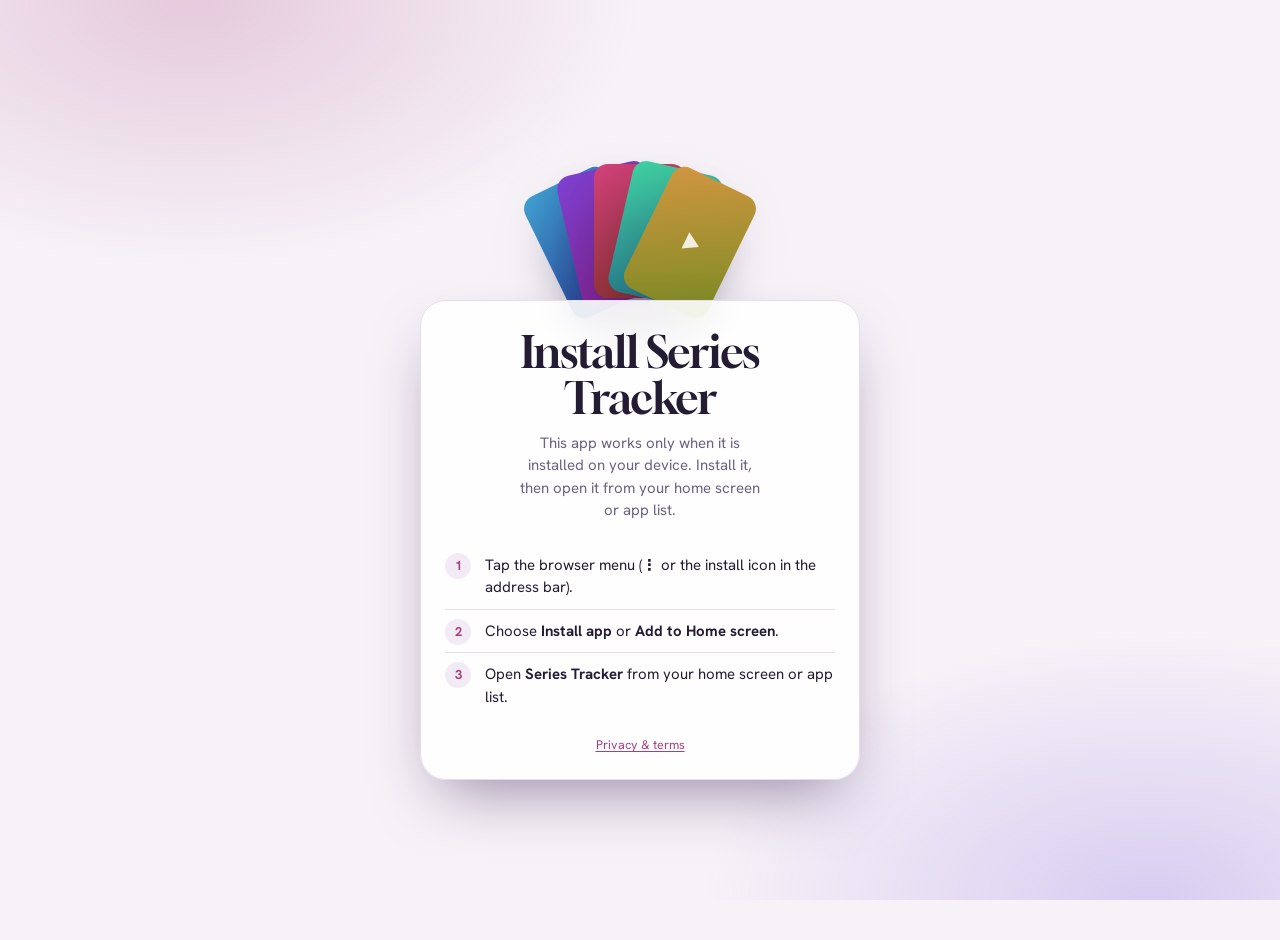
<file: index.html>
<!DOCTYPE html>
<html lang="en">
<head>
<meta charset="UTF-8">
<meta name="viewport" content="width=device-width,initial-scale=1,viewport-fit=cover">
<meta name="color-scheme" content="light dark">
<meta name="theme-color" content="#f7f2f8">
<script>
(function(){var d=document.documentElement,t=null,q=window.matchMedia?matchMedia("(prefers-color-scheme: dark)"):{matches:false};
try{t=localStorage.getItem("seriesTracker.theme")}catch(e){}
function mode(){return t||(q.matches?"dark":"light")}
function apply(){d.dataset.mode=mode();var c=document.querySelector('meta[name="theme-color"]');if(c)c.content=d.dataset.mode==="dark"?"#120f1c":"#f7f2f8"}
apply();
window.__setTheme=function(x){t=x;try{localStorage.setItem("seriesTracker.theme",x)}catch(e){}apply()};
if(q.addEventListener)q.addEventListener("change",function(){if(!t)apply()});})();
</script>
<title>Series Tracker</title>
<link rel="manifest" href="manifest.webmanifest">
<link rel="icon" type="image/png" sizes="192x192" href="icon-192.png">
<link rel="apple-touch-icon" href="icon-192.png">
<meta name="mobile-web-app-capable" content="yes">
<meta name="apple-mobile-web-app-capable" content="yes">
<meta name="apple-mobile-web-app-status-bar-style" content="default">
<link rel="preconnect" href="https://fonts.googleapis.com">
<link rel="preconnect" href="https://fonts.gstatic.com" crossorigin>
<link href="https://fonts.googleapis.com/css2?family=Gloock&family=Hanken+Grotesk:wght@400;500;600;700&display=swap" rel="stylesheet">
<script src="https://accounts.google.com/gsi/client" async defer></script>
<link rel="stylesheet" href="css/style.css">
</head>
<body>
<div class="wrap">
  <header class="top">
    <h1 class="brand">
      <svg viewBox="0 0 32 32" aria-hidden="true"><defs><linearGradient id="brandg" x1="0" y1="0" x2="1" y2="1"><stop offset="0" style="stop-color:var(--accent)"/><stop offset="1" style="stop-color:var(--accent-2)"/></linearGradient></defs><rect x="3" y="5" width="26" height="18" rx="5" fill="url(#brandg)"/><path d="M14 10.5v8l6.5-4z" fill="#fff"/><path d="M11 27.5h10" stroke="url(#brandg)" stroke-width="2.4" stroke-linecap="round"/></svg>
      Series Tracker
    </h1>
    <div class="top-actions">
      <button type="button" id="settingsBtn" class="sync-btn" aria-label="Open settings" title="Settings">
        <svg viewBox="0 0 24 24" aria-hidden="true"><path d="M12 8.5a3.5 3.5 0 1 0 0 7 3.5 3.5 0 0 0 0-7z"/><path d="M19 13.2v-2.4l-2-.6a7 7 0 0 0-.7-1.7l.9-1.9-1.7-1.7-1.9.9a7 7 0 0 0-1.7-.7l-.6-2H9l-.6 2a7 7 0 0 0-1.7.7l-1.9-.9L3.1 6.6 4 8.5a7 7 0 0 0-.7 1.7l-2 .6v2.4l2 .6a7 7 0 0 0 .7 1.7l-.9 1.9 1.7 1.7 1.9-.9a7 7 0 0 0 1.7.7l.6 2h2.4l.6-2a7 7 0 0 0 1.7-.7l1.9.9 1.7-1.7-.9-1.9a7 7 0 0 0 .7-1.7l2-.6z"/></svg>
        <span>Settings</span>
      </button>
    </div>
  </header>

  <div id="storageWarn" class="banner" role="alert" hidden>
    <b>Changes can't be saved here.</b> Your browser is blocking this page from storing data, so your list would be lost when you close it. Open the file in Chrome or Safari, or host it online.
  </div>

  <main>
    <section class="summary" aria-label="Library summary">
      <div class="total"><span id="total">0</span><small id="totalLabel">shows</small></div>
      <div>
        <div class="bar" id="bar" role="img"></div>
        <div class="legend"><span id="legend" style="display:contents"></span><button type="button" class="chip airing-chip" id="airing" aria-pressed="false" hidden></button></div>
      </div>
    </section>

    <div class="tabs" role="group" aria-label="Lists">
      <button type="button" class="tab" data-tab="library" aria-pressed="true">My shows <span class="count" id="cntLib">0</span></button>
      <button type="button" class="tab" data-tab="plan" aria-pressed="false">Plan to watch <span class="count" id="cntPlan">0</span></button>
    </div>

    <div class="add">
      <input id="newName" type="text" aria-label="Show name" placeholder="Add a show" autocomplete="off">
      <button type="button" class="primary" id="addBtn">Add show</button>
    </div>

    <div class="filters">
      <div class="ctl ctl-search"><label for="search">Search</label>
        <input id="search" type="search" placeholder="Search your library"></div>
      <div class="ctl" id="ctlStatus" title="Where you are with the show: watching, completed, on hold, or dropped">
        <label for="statusFilter">My watching status</label>
        <select id="statusFilter"><option value="">All</option><option>Watching</option><option>Completed</option><option>On Hold</option><option>Dropped</option></select></div>
      <div class="ctl" title="Whether the show itself is still ongoing, has ended, or was cancelled">
        <label for="showFilter">Series status</label>
        <select id="showFilter"><option value="">All</option><option>Ongoing</option><option>Ended</option><option>Cancelled</option></select></div>
      <div class="ctl"><label for="langFilter">Language</label>
        <select id="langFilter"><option value="">All</option></select></div>
      <div class="ctl"><label for="sortBy">Sort by</label>
        <select id="sortBy"><option value="oldest" selected>Added first (oldest)</option><option value="new">Newest first</option><option value="title">Title A–Z</option><option value="status">My watching status</option><option value="airing">Still airing first</option><option value="custom">Custom (drag to reorder)</option></select></div>
    </div>

    <div class="list-meta"><div class="lm-left"><span id="count"></span><span id="enrich" aria-live="polite"></span></div><button type="button" id="clearFilters" class="ghost" hidden>Clear filters</button></div>

    <div class="table-wrap">
      <table>
        <thead><tr>
          <th scope="col">Show</th><th scope="col">Language</th><th scope="col">Show status</th><th scope="col">My status</th>
          <th scope="col" class="num">Seasons</th><th scope="col" class="num">Episodes</th><th scope="col"><span class="sr">Actions</span></th>
        </tr></thead>
        <tbody id="tbody"></tbody>
      </table>
    </div>
    <p class="note" id="note"></p>
  </main>
</div>

<!-- Settings -->
<section id="settingsPage" class="settings-page" hidden aria-labelledby="settingsTitle">
  <div class="settings-inner">
    <header class="settings-head">
      <button type="button" id="settingsBack" class="ghost icon-btn" aria-label="Back to library"><svg viewBox="0 0 24 24"><path d="M15 18l-6-6 6-6"/></svg></button>
      <div><h2 id="settingsTitle">Settings</h2><p>Appearance, backup, import/export and show-data tools.</p></div>
      <button type="button" id="settingsSignIn" class="primary settings-signin" aria-haspopup="dialog">Sign in</button>
    </header>
    <section class="settings-card"><div><h3>Appearance</h3><p>Choose how Series Tracker looks on this device.</p></div>
      <label class="settings-row-btn theme-setting" for="themeSwitch"><span class="settings-row-icon">◐</span><span><b>Theme</b><small>Dark mode</small></span><span class="theme-switch"><input id="themeSwitch" type="checkbox" role="switch" aria-label="Dark mode"><i aria-hidden="true"></i></span></label>
    </section>
    <section class="settings-card"><div><h3>Google Drive backup</h3><p>Sign in to keep a private backup in your Google Drive and sync it across devices.</p></div>
      <button type="button" id="syncChip" class="settings-row-btn sync-settings-btn" data-state="off" aria-haspopup="dialog"><span class="chip-av" id="chipAv" aria-hidden="true"></span><span class="settings-row-icon cloud-icon">☁</span><span class="row-text"><b id="syncChipText">Back up</b><small id="settingsSyncSub">Not connected</small></span><i class="sdot"></i><span class="settings-chevron">›</span></button>
    </section>
    <section class="settings-card"><div><h3>Data</h3><p>Move your library between devices or keep an independent backup file.</p></div>
      <button type="button" id="dataBtn" class="settings-row-btn" aria-haspopup="dialog"><span class="settings-row-icon">⇅</span><span><b>Import / Export</b><small>Excel, CSV, JSON and other supported files</small></span><span class="settings-chevron">›</span></button>
    </section>
    <section class="settings-card"><div><h3>App</h3><p>Install Series Tracker like a normal app when the browser supports it.</p></div>
      <button type="button" id="installApp" class="settings-row-btn" hidden><span class="settings-row-icon">＋</span><span><b>Install app</b><small>Add Series Tracker to your home screen</small></span><span class="settings-chevron">›</span></button>
      <p class="hint"><a href="privacy.html">Privacy &amp; terms</a></p>
      <p id="installHint" class="hint">Installation becomes available after the app is hosted over HTTPS.</p>
    </section>
    <section class="settings-card"><div><h3>About &amp; credits</h3><p>Where show information comes from.</p></div>
      <p class="hint">Show details and posters are provided by <a href="https://www.tvmaze.com" target="_blank" rel="noopener noreferrer">TVmaze</a> under <a href="https://creativecommons.org/licenses/by-sa/4.0/" target="_blank" rel="noopener noreferrer">CC BY-SA 4.0</a>. Posters belong to their respective owners.</p>
      <p class="hint">Synopses and some details can also come from <a href="https://www.wikipedia.org" target="_blank" rel="noopener noreferrer">Wikipedia</a> and Wikidata, whose text is available under <a href="https://creativecommons.org/licenses/by-sa/4.0/" target="_blank" rel="noopener noreferrer">CC BY-SA 4.0</a>.</p>
      <p class="hint">If you add a TMDB key, some details also come from <a href="https://www.themoviedb.org" target="_blank" rel="noopener noreferrer">TMDB</a>. This product uses the TMDB API but is not endorsed or certified by TMDB.</p>
      <p class="hint">Series Tracker is an independent app. It is not affiliated with any streaming service, studio or network. It is provided "as is", without warranty. Keep your own export of your list if it matters to you. <a href="privacy.html">Privacy &amp; terms</a></p>
    </section>
  </div>
</section>

<!-- Install gate -->
<section id="gate" class="login" hidden aria-labelledby="gateTitle">
  <div class="login-inner">
    <div class="fan" aria-hidden="true"><i></i><i></i><i></i><i></i><i></i></div>
    <div class="login-card">
      <h1 id="gateTitle">Install Series Tracker</h1>
      <p class="login-sub">This app works only when it is installed on your device. Install it, then open it from your home screen or app list.</p>
      <button type="button" id="gateInstall" class="primary big" hidden>Install app</button>
      <ol id="gateSteps" class="gate-steps"></ol>
      <p id="gateDone" class="msg ok" role="status" hidden>Installed. Close this tab and open Series Tracker from your home screen or app list.</p>
      <p class="login-fine"><a href="privacy.html">Privacy &amp; terms</a></p>
    </div>
  </div>
</section>

<!-- Login -->
<section id="login" class="login" hidden aria-labelledby="loginTitle">

  <div class="login-inner">
    <div class="fan" aria-hidden="true"><i></i><i></i><i></i><i></i><i></i></div>
    <div class="login-card">
      <h1 id="loginTitle">Series Tracker</h1>
      <p class="login-sub">Every drama you're watching, finished, or paused, in one place.</p>
      <button type="button" id="loginGoogle" class="gbtn big">
        <svg viewBox="0 0 48 48" aria-hidden="true"><path fill="#EA4335" d="M24 9.5c3.54 0 6.71 1.22 9.21 3.6l6.85-6.85C35.9 2.38 30.47 0 24 0 14.62 0 6.51 5.38 2.56 13.22l7.98 6.19C12.43 13.72 17.74 9.5 24 9.5z"/><path fill="#4285F4" d="M46.98 24.55c0-1.57-.15-3.09-.38-4.55H24v9.02h12.94c-.58 2.96-2.26 5.48-4.78 7.18l7.73 6c4.51-4.18 7.09-10.36 7.09-17.65z"/><path fill="#FBBC05" d="M10.53 28.59c-.48-1.45-.76-2.99-.76-4.59s.27-3.14.76-4.59l-7.98-6.19C.92 16.46 0 20.12 0 24c0 3.88.92 7.54 2.56 10.78l7.97-6.19z"/><path fill="#34A853" d="M24 48c6.48 0 11.93-2.13 15.89-5.81l-7.73-6c-2.15 1.45-4.92 2.3-8.16 2.3-6.26 0-11.57-4.22-13.47-9.91l-7.98 6.19C6.51 42.62 14.62 48 24 48z"/></svg>
        Continue with Google
      </button>
      <button type="button" id="loginGuest" class="ghost login-guest">Continue without signing in</button>
      <div id="loginSetupHost"></div>
      <p id="loginMsg" class="msg" role="status" aria-live="polite"></p>
      <p class="login-fine">Signing in keeps a private backup of your list in your own Google Drive, so it follows you to any device. Without signing in, your list stays in this browser. <a href="privacy.html">Privacy &amp; terms</a></p>
    </div>
  </div>
</section>

<!-- Add / edit show -->
<dialog id="showDlg" aria-labelledby="showTitle">
  <form id="showForm" class="dlg-body" novalidate>
    <div class="dlg-head"><h2 id="showTitle">Add show</h2>
      <button type="button" class="ghost icon-btn" data-close aria-label="Close"><svg viewBox="0 0 24 24"><path d="M6 6l12 12M18 6L6 18"/></svg></button></div>
    <div class="form">
      <div class="field"><label for="fName">Show name</label>
        <input id="fName" type="text" autocomplete="off" placeholder="Start typing a show name"></div>
      <div id="lookup" class="lookup" aria-live="polite"></div>
      <div id="manualBox" class="manual" hidden>
        <div class="row2">
          <div class="field"><label for="fLang">Language</label>
            <input id="fLang" type="text" list="langList" autocomplete="off" placeholder="e.g. Korean"><datalist id="langList"></datalist></div>
          <div class="field"><label for="fShowStatus">Show status</label>
            <select id="fShowStatus"><option>Unknown</option><option>Ongoing</option><option>Ended</option><option>Cancelled</option></select></div>
        </div>
        <div class="row2">
          <div class="field"><label for="fSeasons">Seasons</label><input id="fSeasons" type="number" min="1" step="1" inputmode="numeric"></div>
          <div class="field"><label for="fEpisodes">Episodes</label><input id="fEpisodes" type="number" min="1" step="1" inputmode="numeric"></div>
        </div>
      </div>
      <fieldset class="field">
        <legend class="lbl">My status</legend>
        <div class="seg-group">
          <label class="st-watching"><input type="radio" name="my" value="Watching" checked><span>Watching</span></label>
          <label class="st-completed"><input type="radio" name="my" value="Completed"><span>Completed</span></label>
          <label class="st-onhold"><input type="radio" name="my" value="On Hold"><span>On Hold</span></label>
          <label class="st-dropped"><input type="radio" name="my" value="Dropped"><span>Dropped</span></label>
          <label class="st-plantowatch"><input type="radio" name="my" value="Plan to Watch"><span>Plan to Watch</span></label>
        </div>
      </fieldset>
      <div class="field" id="watchField" hidden>
        <label for="fWatched">Episodes watched</label>
        <input id="fWatched" type="number" min="0" step="1" inputmode="numeric" placeholder="e.g. 7">
      </div>
      <div class="field" id="dropField" hidden>
        <label for="fDroppedAt">Dropped at episode</label>
        <input id="fDroppedAt" type="number" min="1" step="1" inputmode="numeric" placeholder="Optional, e.g. 5">
      </div>
      <div class="field">
        <label for="fNotes">Notes</label>
        <textarea id="fNotes" rows="3" maxlength="2000" placeholder="Anything you want to remember about this show"></textarea>
      </div>
      <p id="formError" class="error" role="alert" hidden></p>
      <div class="dlg-actions"><button type="button" data-close>Cancel</button><button type="submit" class="primary" id="saveShowBtn">Save show</button></div>
    </div>
  </form>
</dialog>

<!-- Show details -->
<dialog id="showDetailsDlg" aria-labelledby="showDetailsTitle">
  <div class="dlg-body">
    <div class="dlg-head"><h2 id="showDetailsTitle">Show details</h2>
      <button type="button" class="ghost icon-btn" data-close aria-label="Close"><svg viewBox="0 0 24 24"><path d="M6 6l12 12M18 6L6 18"/></svg></button></div>
    <div id="showDetailsContent" class="show-details"></div>
  </div>
</dialog>

<!-- Backup and sync -->
<dialog id="syncDlg" aria-labelledby="syncTitle">
  <div class="dlg-body">
    <div class="dlg-head"><h2 id="syncTitle">Backup and sync</h2>
      <button type="button" class="ghost icon-btn" data-close aria-label="Close"><svg viewBox="0 0 24 24"><path d="M6 6l12 12M18 6L6 18"/></svg></button></div>
    <p class="lede">Your library is saved in this browser. Sign in with Google to keep a copy in Google Drive, in a private app folder that only this tracker can open.</p>

    <section id="syncOut" class="sync-sec">
      <button type="button" id="googleSignIn" class="gbtn">
        <svg viewBox="0 0 48 48" aria-hidden="true"><path fill="#EA4335" d="M24 9.5c3.54 0 6.71 1.22 9.21 3.6l6.85-6.85C35.9 2.38 30.47 0 24 0 14.62 0 6.51 5.38 2.56 13.22l7.98 6.19C12.43 13.72 17.74 9.5 24 9.5z"/><path fill="#4285F4" d="M46.98 24.55c0-1.57-.15-3.09-.38-4.55H24v9.02h12.94c-.58 2.96-2.26 5.48-4.78 7.18l7.73 6c4.51-4.18 7.09-10.36 7.09-17.65z"/><path fill="#FBBC05" d="M10.53 28.59c-.48-1.45-.76-2.99-.76-4.59s.27-3.14.76-4.59l-7.98-6.19C.92 16.46 0 20.12 0 24c0 3.88.92 7.54 2.56 10.78l7.97-6.19z"/><path fill="#34A853" d="M24 48c6.48 0 11.93-2.13 15.89-5.81l-7.73-6c-2.15 1.45-4.92 2.3-8.16 2.3-6.26 0-11.57-4.22-13.47-9.91l-7.98 6.19C6.51 42.62 14.62 48 24 48z"/></svg>
        Sign in with Google
      </button>
      <details id="setup" class="setup">
        <summary>Google project settings</summary>
        <div class="field">
          <label for="clientIdInput">OAuth client ID</label>
          <div class="inline"><input id="clientIdInput" type="text" spellcheck="false" autocomplete="off" placeholder="123456-abc.apps.googleusercontent.com"><button type="button" id="saveClientId">Save</button></div>
        </div>
        <p id="fileWarn" class="error" hidden style="margin-top:10px">Google sign-in doesn't work when this page is opened as a file. Serve it over http (for example <code>python3 -m http.server</code>, then open <code>http://localhost:8000</code>) or host it on GitHub Pages or Netlify.</p>
        <ol>
          <li>In Google Cloud Console, create a project and turn on the Google Drive API.</li>
          <li>Set up the OAuth consent screen. While it's in Testing, add your Gmail address as a test user, and add the <code>drive.appdata</code> scope.</li>
          <li>Create credentials, choose OAuth client ID, then Web application.</li>
          <li>Under Authorized JavaScript origins, add <code id="origin"></code></li>
          <li>Copy the client ID, paste it above, and save.</li>
        </ol>
      </details>
    </section>

    <section id="syncIn" class="sync-sec" hidden>
      <div class="account">
        <div class="avatar" id="avatar"></div>
        <div><b id="acctName"></b><span class="muted" id="acctEmail"></span></div>
      </div>
      <p class="status-line" id="syncStatus"></p>
      <div class="btn-row">
        <button type="button" class="primary" id="backupNow">Back up now</button>
        <button type="button" id="restoreNow">Restore from Drive</button>
      </div>
      <label class="check"><input type="checkbox" id="autoBackup">Back up automatically after changes</label>
      <div class="btn-row"><button type="button" class="ghost" id="signOut">Sign out</button></div>
    </section>

    <p id="syncMsg" class="msg" role="status" aria-live="polite"></p>

  </div>
</dialog>

<!-- Dropped at which episode -->
<dialog id="dropDlg" aria-labelledby="dropTitle">
  <form id="dropForm" class="dlg-body" novalidate>
    <h2 id="dropTitle">Which episode did you stop at?</h2>
    <p class="lede" id="dropSub"></p>
    <div class="form">
      <div class="field"><label for="dropEp">Episode number</label>
        <input id="dropEp" type="number" min="1" step="1" inputmode="numeric" placeholder="e.g. 5"></div>
      <p id="dropErr" class="error" role="alert" hidden></p>
      <div class="dlg-actions"><button type="button" id="dropSkip">Skip</button><button type="submit" class="primary">Save</button></div>
    </div>
  </form>
</dialog>

<!-- Sync conflict -->
<dialog id="signOutDlg" aria-labelledby="soTitle">
  <div class="dlg-body">
    <h2 id="soTitle">Sign out?</h2>
    <p class="lede" id="soSub"></p>
    <div class="dlg-actions stack">
      <button type="button" class="primary" id="soClear">Sign out and remove the list from this device</button>
      <button type="button" id="soKeep">Sign out and keep the list here</button>
      <button type="button" class="ghost" id="soCancel">Cancel</button>
    </div>
  </div>
</dialog>

<dialog id="conflictDlg" aria-labelledby="cTitle">
  <div class="dlg-body">
    <h2 id="cTitle">Your library and Drive differ</h2>
    <p class="lede">Both copies have changes the other doesn't. Choose what to keep.</p>
    <div class="compare">
      <div><span>This device</span><b id="cLocal">0</b><span id="cLocalSub">shows</span></div>
      <div><span>Google Drive</span><b id="cRemote">0</b><span id="cRemoteSub">shows</span></div>
    </div>
    <div class="stack">
      <button type="button" class="primary" id="cMerge">Merge both</button>
      <button type="button" id="cDrive">Use the Drive copy</button>
      <button type="button" id="cDevice">Keep this device's copy</button>
    </div>
    <p class="hint">Merging keeps every show from both copies. If a show is in both, the version edited most recently is kept.</p>
  </div>
</dialog>

<!-- Import and export -->
<dialog id="dataDlg" aria-labelledby="dataTitle">
  <div class="dlg-body">
    <div class="dlg-head"><h2 id="dataTitle">Import and export</h2>
      <button type="button" class="ghost icon-btn" data-close aria-label="Close"><svg viewBox="0 0 24 24"><path d="M6 6l12 12M18 6L6 18"/></svg></button></div>
    <section class="sync-sec">
      <h3>Export</h3>
      <p class="hint">Download your whole library. The Excel file has one row per show, and you can import it again later.</p>
      <div class="btn-row">
        <button type="button" class="primary" id="exportXlsx">Download Excel (.xlsx)</button>
        <button type="button" id="exportJson">Backup file (.json)</button>
      </div>
    </section>
    <section class="sync-sec">
      <h3>Import</h3>
      <p class="hint">Add shows from an Excel sheet, CSV, Word document (.docx), text file, or a backup file. You'll review everything before anything is added.</p>
      <div class="btn-row"><button type="button" class="primary" id="pickFile">Choose a file</button></div>
      <input type="file" id="importFile" accept=".xlsx,.xls,.xlsm,.xlsb,.ods,.csv,.tsv,.docx,.doc,.txt,.md,.json" hidden>
    </section>
    <section class="sync-sec">
      <h3>Show details</h3>
      <p class="hint">Language, seasons, episodes, show status, posters, and a short synopsis are looked up online when you add a show. <span id="missingCount"></span></p>
      <div class="btn-row"><button type="button" id="fillBtn">Refresh missing details</button>
        <button type="button" id="testConn">Test connection</button></div>
      <details class="setup">
        <summary>Better results for Korean and Chinese dramas</summary>
        <p class="hint" style="margin-top:10px">Shows are looked up on TVmaze, and on Wikipedia when TVmaze has no match. Adding a free TMDB key searches TMDB as well, which covers many more Asian dramas.</p>
        <div class="field">
          <label for="tmdbKey">TMDB API key</label>
          <div class="inline"><input id="tmdbKey" type="text" spellcheck="false" autocomplete="off" placeholder="Paste your API key"><button type="button" id="saveTmdb">Save</button></div>
        </div>
        <ol>
          <li>Create a free account at themoviedb.org.</li>
          <li>Open Settings, then API, and request a key for personal use.</li>
          <li>Copy the API Key (v3) or the API Read Access Token and paste it above.</li>
        </ol>
      </details>
    </section>
    <p id="dataMsg" class="msg" role="status" aria-live="polite"></p>
  </div>
</dialog>

<!-- Import review -->
<dialog id="importDlg" aria-labelledby="impTitle">
  <div class="dlg-body">
    <div class="dlg-head"><h2 id="impTitle">Import shows</h2>
      <button type="button" class="ghost icon-btn" data-close aria-label="Close"><svg viewBox="0 0 24 24"><path d="M6 6l12 12M18 6L6 18"/></svg></button></div>
    <p class="lede" id="impFile"></p>
    <div class="form">
      <div class="field" id="impSheetField" hidden><label for="impSheet">Sheet</label><select id="impSheet"></select></div>
      <label class="check"><input type="checkbox" id="impHeader">First row has column names</label>
      <div class="map-grid" id="impMap"></div>
      <div class="field"><label for="impDefault">Status for shows that don't have one</label>
        <select id="impDefault"><option>Watching</option><option>Completed</option><option>On Hold</option><option>Dropped</option><option>Plan to Watch</option></select></div>
      <label class="check"><input type="checkbox" id="impUpdate">Update shows that are already in my library</label>
      <label class="check"><input type="checkbox" id="impLookup" checked>Look up missing details and posters online</label>
      <div class="preview" id="impPreview" aria-live="polite"></div>
      <div class="dlg-actions"><button type="button" data-close>Cancel</button><button type="button" class="primary" id="impGo">Import</button></div>
    </div>
  </div>
</dialog>

<div id="toast" role="status" aria-live="polite"></div>

<script src="js/config.js"></script>
<script src="js/store.js"></script>
<script src="js/render.js"></script>
<script src="js/lookup.js"></script>
<script src="js/editor.js"></script>
<script src="js/importexport.js"></script>
<script src="js/sync.js"></script>
<script src="js/app.js"></script>
</body>
</html>
</file>
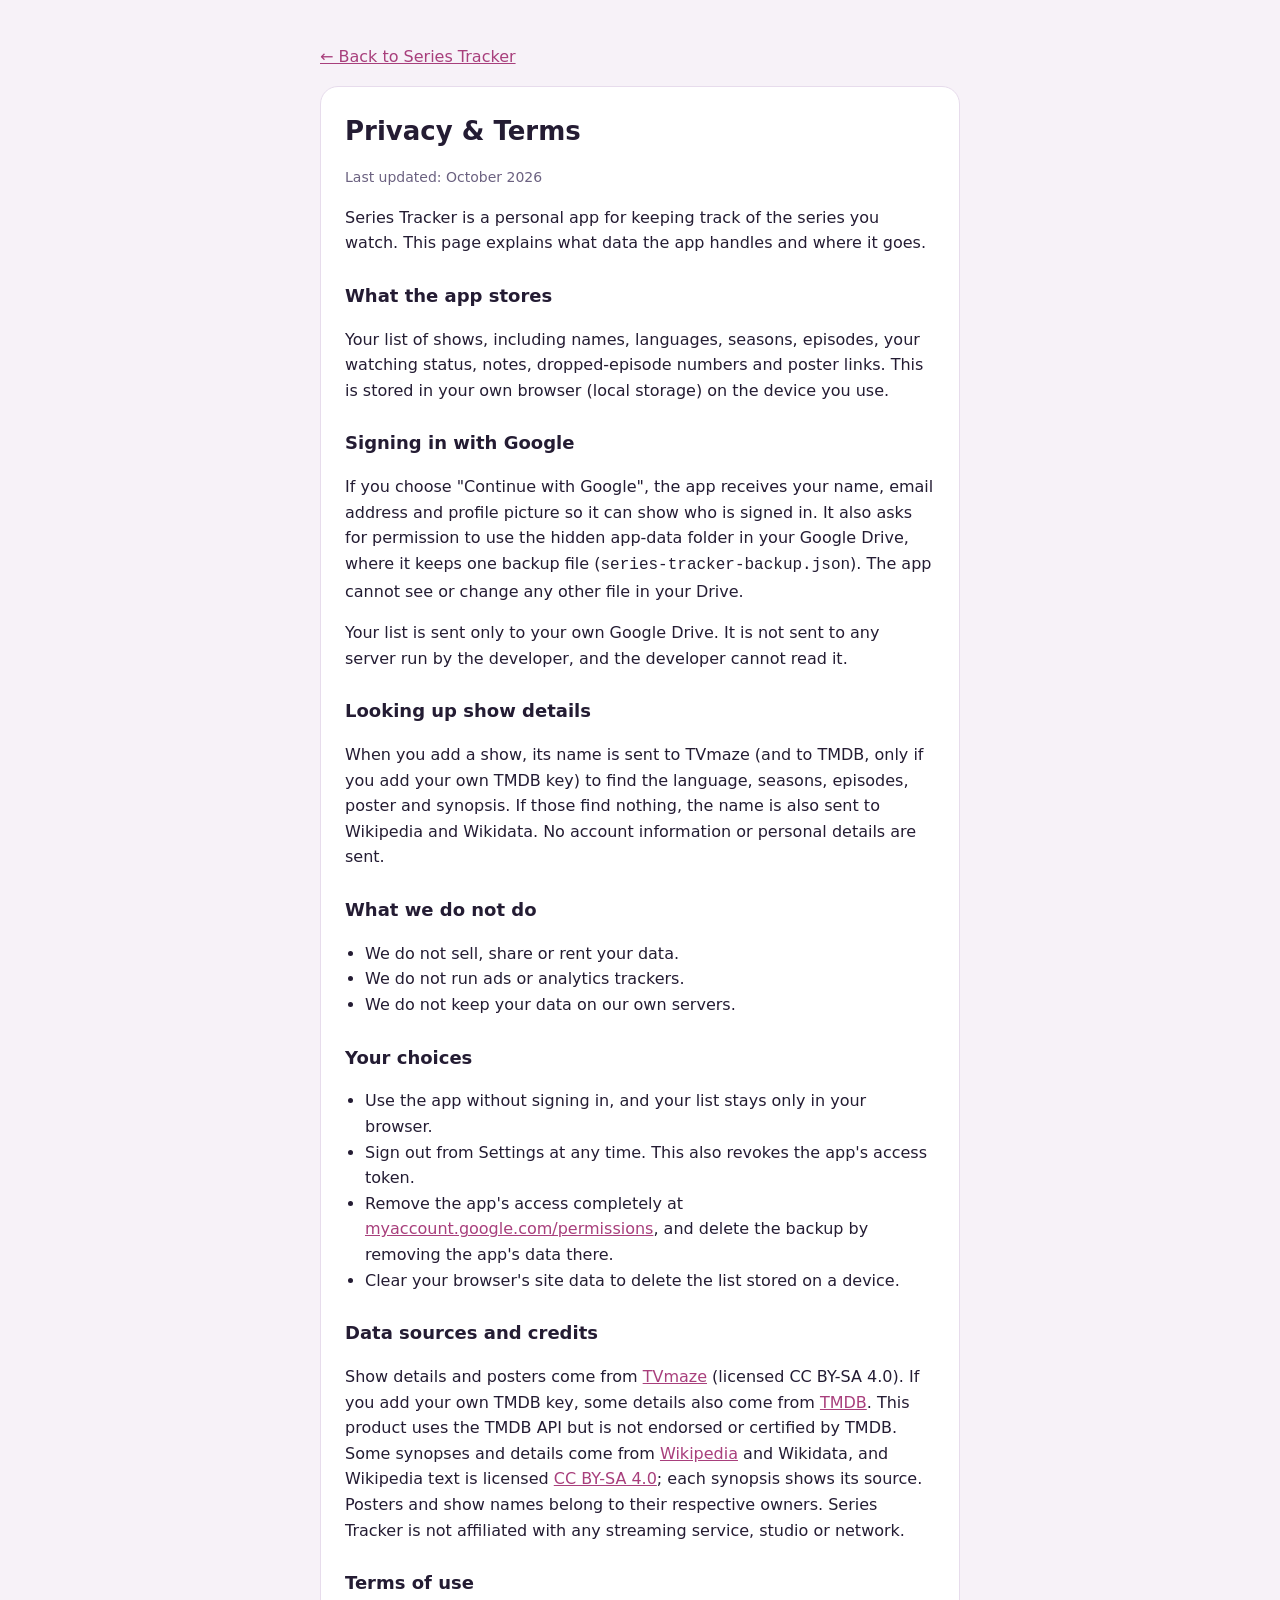
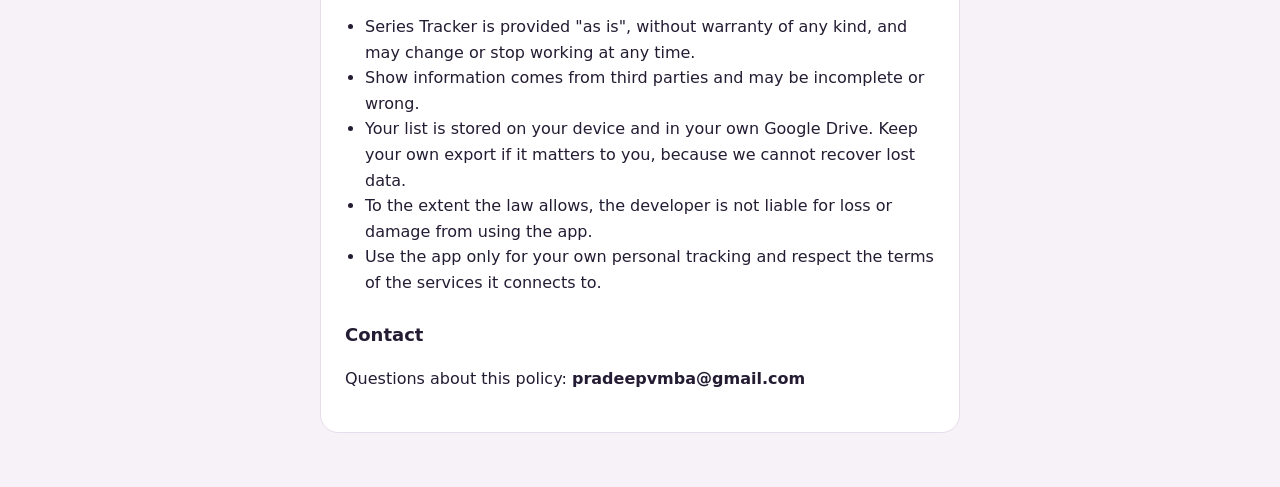
<file: privacy.html>
<!DOCTYPE html>
<html lang="en">
<head>
<meta charset="UTF-8">
<meta name="viewport" content="width=device-width,initial-scale=1">
<meta name="color-scheme" content="light dark">
<title>Privacy &amp; Terms – Series Tracker</title>
<style>
:root{--bg:#f7f2f8;--surface:#fff;--text:#241c33;--muted:#6b6180;--accent:#a83f7c;--line:#e7dcec}
@media (prefers-color-scheme:dark){:root{--bg:#120f1c;--surface:#1b1727;--text:#efe9f6;--muted:#a79bbd;--accent:#e08ac0;--line:#2f2840}}
*{box-sizing:border-box}
body{margin:0;background:var(--bg);color:var(--text);font:16px/1.6 system-ui,-apple-system,"Segoe UI",Roboto,sans-serif}
main{max-width:680px;margin:0 auto;padding:28px 20px 56px}
.card{background:var(--surface);border:1px solid var(--line);border-radius:18px;padding:24px}
h1{margin:0 0 4px;font-size:26px}
h2{margin:26px 0 6px;font-size:18px}
p,li{color:var(--text)}
.muted{color:var(--muted);font-size:14px}
a{color:var(--accent)}
ul{padding-left:20px}
</style>
</head>
<body>
<main>
<p><a href="./">← Back to Series Tracker</a></p>
<div class="card">
<h1>Privacy &amp; Terms</h1>
<p class="muted">Last updated: October 2026</p>

<p>Series Tracker is a personal app for keeping track of the series you watch. This page explains what data the app handles and where it goes.</p>

<h2>What the app stores</h2>
<p>Your list of shows, including names, languages, seasons, episodes, your watching status, notes, dropped-episode numbers and poster links. This is stored in your own browser (local storage) on the device you use.</p>

<h2>Signing in with Google</h2>
<p>If you choose "Continue with Google", the app receives your name, email address and profile picture so it can show who is signed in. It also asks for permission to use the hidden app-data folder in your Google Drive, where it keeps one backup file (<code>series-tracker-backup.json</code>). The app cannot see or change any other file in your Drive.</p>
<p>Your list is sent only to your own Google Drive. It is not sent to any server run by the developer, and the developer cannot read it.</p>

<h2>Looking up show details</h2>
<p>When you add a show, its name is sent to TVmaze (and to TMDB, only if you add your own TMDB key) to find the language, seasons, episodes, poster and synopsis. If those find nothing, the name is also sent to Wikipedia and Wikidata. No account information or personal details are sent.</p>

<h2>What we do not do</h2>
<ul>
<li>We do not sell, share or rent your data.</li>
<li>We do not run ads or analytics trackers.</li>
<li>We do not keep your data on our own servers.</li>
</ul>

<h2>Your choices</h2>
<ul>
<li>Use the app without signing in, and your list stays only in your browser.</li>
<li>Sign out from Settings at any time. This also revokes the app's access token.</li>
<li>Remove the app's access completely at <a href="https://myaccount.google.com/permissions">myaccount.google.com/permissions</a>, and delete the backup by removing the app's data there.</li>
<li>Clear your browser's site data to delete the list stored on a device.</li>
</ul>

<h2>Data sources and credits</h2>
<p>Show details and posters come from <a href="https://www.tvmaze.com">TVmaze</a> (licensed CC BY-SA 4.0). If you add your own TMDB key, some details also come from <a href="https://www.themoviedb.org">TMDB</a>. This product uses the TMDB API but is not endorsed or certified by TMDB. Some synopses and details come from <a href="https://www.wikipedia.org">Wikipedia</a> and Wikidata, and Wikipedia text is licensed <a href="https://creativecommons.org/licenses/by-sa/4.0/">CC BY-SA 4.0</a>; each synopsis shows its source. Posters and show names belong to their respective owners. Series Tracker is not affiliated with any streaming service, studio or network.</p>

<h2>Terms of use</h2>
<ul>
<li>Series Tracker is provided "as is", without warranty of any kind, and may change or stop working at any time.</li>
<li>Show information comes from third parties and may be incomplete or wrong.</li>
<li>Your list is stored on your device and in your own Google Drive. Keep your own export if it matters to you, because we cannot recover lost data.</li>
<li>To the extent the law allows, the developer is not liable for loss or damage from using the app.</li>
<li>Use the app only for your own personal tracking and respect the terms of the services it connects to.</li>
</ul>

<h2>Contact</h2>
<p>Questions about this policy: <b>pradeepvmba@gmail.com</b></p>
</div>
</main>
</body>
</html>
</file>
<file: css/style.css>
:root{
  color-scheme:light;
  --bg:#f7f2f8; --surface:#ffffff; --surface-2:#f2ebf5; --line:#e7dcec; --line-strong:#d6c6df;
  --text:#241c33; --muted:#6b6180;
  --accent:#a83f7c; --accent-2:#6b4bd8; --accent-hover:#93336b; --on-accent:#ffffff; --focus:#a83f7c;
  --watching:#4b5fc9; --completed:#1c7d55; --onhold:#9a6408; --dropped:#c23a3a;
  --ongoing:#1d6fa5; --ended:#6b6180; --cancelled:#c23a3a; --unknown:#6b6180; --plan:#0e7c8c;
  --shadow:0 1px 2px rgba(60,30,90,.06),0 16px 32px -20px rgba(60,30,90,.30);
  --shadow-lg:0 28px 64px -22px rgba(40,15,70,.5);
  --display:"Gloock",Georgia,"Times New Roman",serif;
  --ui:"Hanken Grotesk",system-ui,-apple-system,"Segoe UI",Roboto,sans-serif;
}
:root[data-mode=dark]{
  color-scheme:dark;
  --bg:#120f1c; --surface:#1b1728; --surface-2:#252036; --line:#2f2946; --line-strong:#3d3659;
  --text:#f2edf9; --muted:#a79fc0;
  --accent:#b8508b; --accent-2:#7a5be0; --accent-hover:#c95e9b; --focus:#e08bbb;
  --watching:#a5b4ff; --completed:#67d9a4; --onhold:#f2be63; --dropped:#ff8d86;
  --ongoing:#7ccbff; --ended:#a79fc0; --cancelled:#ff8d86; --unknown:#a79fc0; --plan:#6fd6e0;
  --shadow:0 1px 0 rgba(255,255,255,.04) inset,0 18px 36px -22px rgba(0,0,0,.75);
  --shadow-lg:0 32px 72px -22px rgba(0,0,0,.8);
}
*{box-sizing:border-box}
[hidden]{display:none!important}
html{-webkit-text-size-adjust:100%}
body{margin:0;min-height:100dvh;font-family:var(--ui);font-size:15px;line-height:1.5;background:var(--bg);color:var(--text);
  padding-bottom:env(safe-area-inset-bottom)}
body::before{content:"";position:fixed;inset:0;z-index:-1;pointer-events:none;
  background:radial-gradient(760px 420px at 6% -6%,color-mix(in srgb,var(--accent) 17%,transparent),transparent 70%),
    radial-gradient(720px 420px at 100% 2%,color-mix(in srgb,var(--accent-2) 15%,transparent),transparent 70%)}
.wrap{max-width:1080px;margin:0 auto;padding:0 clamp(16px,4vw,32px) 56px}
.muted{color:var(--muted)}
.sr{position:absolute;width:1px;height:1px;overflow:hidden;clip:rect(0 0 0 0);white-space:nowrap}
:focus-visible{outline:2px solid var(--focus);outline-offset:2px}

/* status colour hooks */
.st-watching{--c:var(--watching)} .st-completed{--c:var(--completed)} .st-onhold{--c:var(--onhold)}
.st-dropped{--c:var(--dropped)} .st-ongoing{--c:var(--ongoing)} .st-ended{--c:var(--ended)}
.st-cancelled{--c:var(--cancelled)} .st-unknown{--c:var(--unknown)} .st-plantowatch{--c:var(--plan)}

/* controls */
input:not([type=checkbox]),select,textarea{font:inherit;color:inherit;background:var(--surface);border:1px solid var(--line);
  border-radius:12px;padding:10px 12px;min-height:44px;width:100%;min-width:0;transition:border-color .15s,box-shadow .15s}
input:not([type=checkbox]):hover,select:hover,textarea:hover{border-color:var(--line-strong)}
textarea{resize:vertical;min-height:84px;line-height:1.45}
input::placeholder{color:var(--muted);opacity:.85}
button{font:inherit;color:inherit;background:var(--surface);border:1px solid var(--line);border-radius:12px;
  padding:9px 15px;min-height:44px;cursor:pointer;transition:background .15s,border-color .15s,filter .15s,transform .1s}
button:hover{background:var(--surface-2);border-color:var(--line-strong)}
button:active{transform:translateY(1px)}
button:disabled{opacity:.55;cursor:default}
button.primary{color:var(--on-accent);font-weight:600;border-color:transparent;
  background:linear-gradient(135deg,var(--accent),var(--accent-2));
  box-shadow:0 8px 18px -10px color-mix(in srgb,var(--accent) 80%,transparent)}
button.primary:hover{filter:brightness(1.08);border-color:transparent}
button.ghost{background:transparent;border-color:transparent}
button.ghost:hover{background:var(--surface-2);border-color:transparent}
button.danger{color:var(--dropped)}

/* header */
.top{display:flex;flex-wrap:wrap;align-items:center;justify-content:space-between;gap:12px;padding:26px 0 22px}
.brand{display:flex;align-items:center;gap:11px;margin:0;font-family:var(--display);font-weight:400;
  font-size:28px;letter-spacing:-.015em}
.brand svg{width:34px;height:34px;flex:none}
.top-actions{display:flex;align-items:center;gap:8px}
.sync-btn{display:inline-flex;align-items:center;gap:9px;border-radius:999px;padding:6px 16px 6px 13px;
  min-height:40px;font-size:14px;white-space:nowrap;box-shadow:var(--shadow)}
.sync-btn>svg{width:18px;height:18px;flex:none;fill:none;stroke:currentColor;stroke-width:1.8;stroke-linecap:round;stroke-linejoin:round}
.data-btn{padding:6px 15px 6px 12px}
.theme-btn{width:40px;min-height:40px;padding:0;border-radius:50%;display:grid;place-items:center;box-shadow:var(--shadow)}
.theme-btn svg{width:19px;height:19px;fill:none;stroke:currentColor;stroke-width:1.8;stroke-linecap:round;stroke-linejoin:round}
.theme-btn .ico-sun{display:none}
:root[data-mode=dark] .theme-btn .ico-sun{display:block}
:root[data-mode=dark] .theme-btn .ico-moon{display:none}
.chip-av{display:none;width:22px;height:22px;border-radius:50%;overflow:hidden;flex:none;place-items:center;
  background:var(--surface-2);font-size:12px;font-weight:700}
.chip-av img{width:100%;height:100%;object-fit:cover}
.sync-btn.has-av .chip-av{display:grid}
.sync-btn.has-av .cloud{display:none}
.sdot{width:8px;height:8px;border-radius:50%;background:var(--muted);flex:none}
.sync-btn[data-state=ok] .sdot{background:var(--completed)}
.sync-btn[data-state=needs-auth] .sdot{background:var(--onhold)}
.sync-btn[data-state=error] .sdot{background:var(--dropped)}
.sync-btn[data-state=syncing] .sdot{background:var(--accent);animation:pulse 1s ease-in-out infinite}
@keyframes pulse{50%{opacity:.25}}

/* summary */
.summary{display:grid;grid-template-columns:auto minmax(0,1fr);gap:8px 40px;align-items:end;padding:26px 30px;
  margin-bottom:22px;border:1px solid var(--line);border-radius:22px;background:var(--surface);box-shadow:var(--shadow)}
.total{line-height:1}
#total{display:block;font-family:var(--display);font-size:clamp(64px,11vw,96px);line-height:.85;color:var(--accent)}
@supports ((-webkit-background-clip:text) or (background-clip:text)){
  #total{background:linear-gradient(135deg,var(--accent),var(--accent-2));-webkit-background-clip:text;background-clip:text;color:transparent}
}
.total small{display:block;margin-top:12px;font-size:14px;color:var(--muted)}
.bar{display:flex;gap:4px;height:14px;margin-bottom:16px}
.seg{flex-basis:0;min-width:14px;background:var(--c);border-radius:999px}
.bar-empty{flex:1;background:var(--surface-2);border-radius:999px}
.legend{display:flex;flex-wrap:wrap;align-items:center;gap:8px}
.chip{display:inline-flex;align-items:center;gap:8px;min-height:34px;padding:4px 13px;border-radius:999px;
  background:transparent;font-size:13px}
.chip i{width:8px;height:8px;border-radius:50%;background:var(--c)}
.chip b{font-weight:700}
.chip[aria-pressed=true]{background:color-mix(in srgb,var(--c) 16%,transparent);border-color:var(--c)}
.airing{font-size:13px;color:var(--muted);margin-left:4px}

.banner{margin:0 0 18px;padding:13px 16px;border:1px solid color-mix(in srgb,var(--dropped) 50%,var(--line));
  border-radius:14px;background:color-mix(in srgb,var(--dropped) 10%,var(--surface));font-size:14px}

/* tabs */
.tabs{display:inline-flex;gap:4px;padding:4px;margin-bottom:14px;border:1px solid var(--line);border-radius:16px;
  background:var(--surface);box-shadow:var(--shadow)}
.tab{display:inline-flex;align-items:center;gap:9px;min-height:40px;padding:6px 16px;border:0;border-radius:12px;
  background:transparent;font-weight:600;color:var(--muted)}
.tab:hover{background:var(--surface-2);color:var(--text)}
.tab[aria-pressed=true]{background:color-mix(in srgb,var(--accent) 14%,var(--surface));color:var(--text);
  box-shadow:inset 0 0 0 1px color-mix(in srgb,var(--accent) 35%,transparent)}
.tab .count{min-width:24px;padding:1px 8px;border-radius:999px;background:var(--surface-2);font-size:12.5px;
  font-weight:700;text-align:center;color:var(--text)}
.tab[aria-pressed=true] .count{background:linear-gradient(135deg,var(--accent),var(--accent-2));color:#fff}

/* add + filters */
.add{display:flex;gap:10px;margin-bottom:14px}
.add input{min-height:52px;border-radius:16px;padding:0 18px;font-size:16px}
.add button{min-height:52px;border-radius:16px;padding:0 22px;white-space:nowrap}
.filters{display:grid;grid-template-columns:minmax(0,2fr) repeat(4,minmax(0,1fr));gap:12px;padding:14px 16px 16px;
  border:1px solid var(--line);border-radius:18px;background:var(--surface);box-shadow:var(--shadow)}
.ctl{display:grid;gap:6px;min-width:0;align-content:start}
.ctl label{font-size:12.5px;font-weight:600;color:var(--muted)}
.list-meta{display:flex;align-items:center;justify-content:space-between;min-height:38px;margin:8px 4px 6px;
  font-size:13px;color:var(--muted)}
.list-meta button{min-height:30px;padding:3px 11px;font-size:13px}
.lm-left{display:flex;align-items:center;flex-wrap:wrap;gap:6px 14px}

/* list */
.table-wrap{border:1px solid var(--line);border-radius:22px;background:var(--surface);overflow:hidden;box-shadow:var(--shadow)}
table{width:100%;border-collapse:collapse}
th{text-align:left;font-weight:600;font-size:12.5px;color:var(--muted);padding:13px 18px;
  background:color-mix(in srgb,var(--surface-2) 70%,transparent);border-bottom:1px solid var(--line)}
td{padding:14px 18px;border-bottom:1px solid var(--line);font-size:14px;vertical-align:middle}
tbody tr{transition:background .15s}
tbody tr:last-child td{border-bottom:0}
tbody tr:hover{background:color-mix(in srgb,var(--accent) 5%,transparent)}
.nm-wrap{display:flex;align-items:center;gap:15px;min-width:0}
.nm{min-width:0;display:grid;gap:3px}
.note-line{font-size:13px;color:var(--muted);display:-webkit-box;-webkit-line-clamp:2;-webkit-box-orient:vertical;overflow:hidden}
.drop-tag{font-size:12.5px;font-weight:600;color:var(--dropped)}
.title{font-weight:650;font-size:15.5px;line-height:1.25}
th.num,td.c-num{text-align:right;font-variant-numeric:tabular-nums}
.c-lang{color:var(--muted)}
.poster{width:46px;height:66px;border-radius:10px;object-fit:cover;flex:none;background:var(--surface-2);
  box-shadow:0 6px 14px -6px rgba(20,10,40,.55)}
.poster.mono{display:grid;place-items:center;font-family:var(--display);font-size:19px;color:#fff;
  background:linear-gradient(150deg,hsl(var(--h) 55% 46%),hsl(calc(var(--h) + 38) 58% 32%))}
.status-wrap{position:relative;display:inline-block;color:var(--c)}
.status-wrap::after{content:"";position:absolute;right:12px;top:50%;width:5px;height:5px;border:solid currentColor;
  border-width:0 2px 2px 0;transform:translateY(-75%) rotate(45deg);pointer-events:none}
.status-select{appearance:none;-webkit-appearance:none;font:inherit;font-size:12.5px;font-weight:600;color:var(--c);
  background:color-mix(in srgb,var(--c) 15%,transparent);border:0;border-radius:999px;
  padding:5px 30px 5px 13px;min-height:32px;width:auto;cursor:pointer}
.status-select:hover{background:color-mix(in srgb,var(--c) 22%,transparent);border:0}
.status-select option{color:var(--text);background:var(--surface)}
.dot{display:inline-flex;align-items:center;gap:8px;color:var(--text)}
.dot::before{content:"";width:8px;height:8px;border-radius:50%;background:var(--c)}
.c-act{white-space:nowrap;text-align:right}
.c-act button{min-height:34px;padding:5px 13px;font-size:13px;margin-left:6px}
.empty-inner{display:grid;justify-items:center;gap:8px;padding:44px 16px;text-align:center;color:var(--muted)}
.empty-inner strong{color:var(--text);font-size:17px;font-family:var(--display);font-weight:400}
.note{margin:18px 4px 0;font-size:13px;color:var(--muted);max-width:70ch}

/* dialogs */
dialog{border:1px solid var(--line);background:var(--surface);color:var(--text);border-radius:24px;padding:0;
  width:min(560px,calc(100% - 24px));max-height:calc(100dvh - 24px);overflow:auto;box-shadow:var(--shadow-lg)}
dialog[open]{animation:pop .2s ease-out}
@keyframes pop{from{opacity:0;transform:translateY(10px) scale(.985)}}
dialog::backdrop{background:rgba(12,8,24,.55);backdrop-filter:blur(3px)}
.dlg-body{padding:24px}
.dlg-head{display:flex;align-items:center;justify-content:space-between;gap:10px}
dialog h2{margin:0;font-family:var(--display);font-weight:400;font-size:26px;letter-spacing:-.01em}
dialog h3{margin:0 0 6px;font-size:14px}
.icon-btn{width:40px;min-height:40px;padding:0;display:grid;place-items:center;border-radius:50%}
.icon-btn svg{width:18px;height:18px;stroke:currentColor;stroke-width:2;fill:none;stroke-linecap:round}
.lede{margin:10px 0 0;color:var(--muted);font-size:14px}
.form{display:grid;gap:16px;margin-top:18px}
.field{display:grid;gap:6px}
.field>label,.lbl{font-size:13px;font-weight:600;color:var(--muted)}
.row2{display:grid;grid-template-columns:1fr 1fr;gap:12px}
fieldset{border:0;padding:0;margin:0;min-width:0}
.seg-group{display:flex;flex-wrap:wrap;gap:8px}
.seg-group label{position:relative;display:block;flex:1 1 calc(33% - 8px)}
.seg-group input[type=radio]{position:absolute;inset:0;width:100%;height:100%;min-height:0;margin:0;padding:0;
  opacity:0;cursor:pointer;border:0}
.seg-group span{display:flex;align-items:center;justify-content:center;min-height:44px;padding:6px 4px;
  border:1px solid var(--line);border-radius:12px;background:var(--surface);font-size:13.5px;text-align:center;
  transition:background .15s,border-color .15s}
.seg-group label:hover span{border-color:var(--line-strong)}
.seg-group input:checked+span{border-color:var(--c);background:color-mix(in srgb,var(--c) 16%,transparent);
  color:var(--c);font-weight:700}
.seg-group input:focus-visible+span{outline:2px solid var(--focus);outline-offset:2px}
.hint{margin:0;font-size:13px;color:var(--muted)}
.hint.ok{color:var(--completed)}
.error{margin:0;font-size:13px;color:var(--dropped)}
.dlg-actions{display:flex;justify-content:flex-end;gap:10px;margin-top:4px}
.sync-sec{margin-top:20px;padding-top:20px;border-top:1px solid var(--line)}
.sync-sec:first-of-type{border-top:0}
.btn-row{display:flex;flex-wrap:wrap;gap:10px;margin-top:12px}
.gbtn{display:inline-flex;align-items:center;gap:11px;background:#fff;color:#1f1f1f;border:1px solid #dadce0;font-weight:600}
.gbtn:hover{background:#f6f8fc;border-color:#c6c9ce}
.gbtn svg{width:18px;height:18px}
.setup{margin-top:14px;border:1px solid var(--line);border-radius:14px;padding:11px 15px;text-align:left}
.setup summary{cursor:pointer;font-weight:600;font-size:14px}
.setup .field{margin-top:12px}
.inline{display:flex;gap:8px}
.setup ol{margin:14px 0 0;padding-left:20px;font-size:13.5px;color:var(--muted)}
.setup li{margin:7px 0}
code{font-family:ui-monospace,SFMono-Regular,Menlo,Consolas,monospace;font-size:12.5px;padding:1px 6px;
  border-radius:6px;background:var(--surface-2);color:var(--text);word-break:break-all}
.account{display:flex;align-items:center;gap:12px}
.avatar{width:44px;height:44px;border-radius:50%;background:var(--surface-2);display:grid;place-items:center;
  font-weight:700;overflow:hidden;flex:none}
.avatar img{width:100%;height:100%;object-fit:cover}
.account b{display:block}
.status-line{margin:14px 0 0;font-size:14px}
.check{display:flex;align-items:center;gap:10px;margin-top:14px;font-size:14px;cursor:pointer}
.check input{width:18px;height:18px;accent-color:var(--accent)}
.msg{min-height:1.4em;margin:14px 0 0;font-size:13.5px}
.msg.ok{color:var(--completed)}
.msg.error{color:var(--dropped)}
.compare{display:grid;grid-template-columns:1fr 1fr;gap:10px;margin-top:16px}
.compare div{border:1px solid var(--line);border-radius:14px;padding:13px 15px;display:grid;gap:2px}
.compare b{font-family:var(--display);font-weight:400;font-size:30px;line-height:1.1}
.compare span{font-size:13px;color:var(--muted)}
.stack{display:grid;gap:10px;margin:16px 0 12px}

/* online lookup */
.lookup{min-height:20px}
.found{border:1px solid var(--line);border-radius:16px;padding:14px;background:color-mix(in srgb,var(--surface-2) 55%,transparent)}
.found-top{display:flex;gap:14px}
.found-top .poster{width:52px;height:76px}
.found-main{min-width:0;flex:1}
.found-head{display:flex;align-items:baseline;flex-wrap:wrap;gap:2px 8px}
.found-head b{font-size:16.5px;font-weight:650}
.found-head span{color:var(--muted);font-size:13px}
.facts{display:grid;grid-template-columns:repeat(4,minmax(0,1fr));gap:8px 12px;margin-top:10px}
.facts span{display:block;font-size:12px;color:var(--muted)}
.facts b{font-size:14px;font-weight:600}
.found .hint{margin-top:10px}
.found-actions{display:flex;flex-wrap:wrap;gap:6px;margin-top:8px}
.found-actions button{min-height:32px;padding:3px 11px;font-size:13px}
.alts{display:grid;gap:6px;margin-top:12px}
.alt{display:flex;justify-content:space-between;gap:12px;width:100%;text-align:left;min-height:0;padding:8px 12px;font-size:13.5px}
.alt span{color:var(--muted);font-size:12.5px;white-space:nowrap}
.manual:not([hidden]){display:grid;gap:14px}
.spin{display:inline-block;width:12px;height:12px;margin-right:8px;vertical-align:-2px;border:2px solid var(--line);
  border-top-color:var(--accent);border-radius:50%;animation:spin .8s linear infinite}
@keyframes spin{to{transform:rotate(360deg)}}
.linkbtn{background:none;border:0;padding:0;min-height:0;font:inherit;color:var(--focus);text-decoration:underline;cursor:pointer}
.linkbtn:hover{background:none;border:0}

/* import wizard */
.map-grid{display:grid;grid-template-columns:1fr 1fr;gap:12px}
.form .check{margin-top:0}
.preview{border:1px solid var(--line);border-radius:14px;padding:13px 15px;font-size:13.5px}
.preview strong{display:block}
.preview ul{margin:8px 0 0;padding:0;list-style:none;display:grid;gap:5px}
.preview li{display:flex;justify-content:space-between;gap:12px}
.preview li b{font-weight:600;overflow:hidden;text-overflow:ellipsis;white-space:nowrap}
.preview li span{color:var(--muted);font-size:12.5px;white-space:nowrap}

/* login */
.login{position:fixed;inset:0;z-index:60;overflow:auto;background:var(--bg);display:grid;place-items:center;
  padding:max(24px,env(safe-area-inset-top)) 20px max(24px,env(safe-area-inset-bottom))}
.login::before{content:"";position:fixed;inset:0;pointer-events:none;
  background:radial-gradient(640px 380px at 15% 0%,color-mix(in srgb,var(--accent) 22%,transparent),transparent 70%),
    radial-gradient(640px 380px at 90% 100%,color-mix(in srgb,var(--accent-2) 22%,transparent),transparent 70%)}
.login-theme{position:fixed;top:max(16px,env(safe-area-inset-top));right:16px;z-index:2}
.login-inner{position:relative;width:min(440px,100%);text-align:center;animation:rise .55s ease-out both}
@keyframes rise{from{opacity:0;transform:translateY(14px)}}
.fan{position:relative;height:178px;margin:0 auto 6px;width:min(330px,100%)}
.fan i{position:absolute;bottom:0;left:50%;width:92px;height:134px;margin-left:-46px;border-radius:14px;
  transform-origin:50% 135%;display:grid;place-items:center;box-shadow:var(--shadow-lg);
  background:linear-gradient(150deg,hsl(var(--h) 62% 54%),hsl(calc(var(--h) + 36) 60% 34%))}
.fan i::after{content:"";width:0;height:0;border-style:solid;border-width:9px 0 9px 15px;
  border-color:transparent transparent transparent rgba(255,255,255,.85);margin-left:4px}
.fan i:nth-child(1){--h:200;transform:rotate(-26deg)}
.fan i:nth-child(2){--h:265;transform:rotate(-13deg)}
.fan i:nth-child(3){--h:335;transform:rotate(0)}
.fan i:nth-child(4){--h:160;transform:rotate(13deg)}
.fan i:nth-child(5){--h:35;transform:rotate(26deg)}
.login-card{margin-top:-4px;padding:28px 24px 24px;border:1px solid var(--line);border-radius:26px;
  background:color-mix(in srgb,var(--surface) 90%,transparent);backdrop-filter:blur(12px);box-shadow:var(--shadow-lg)}
.login h1{margin:0 0 10px;font-family:var(--display);font-weight:400;font-size:clamp(34px,8vw,44px);letter-spacing:-.02em;line-height:1.05}
.login-sub{margin:0 auto 22px;max-width:32ch;color:var(--muted)}
.gbtn.big{width:100%;justify-content:center;min-height:54px;font-size:16px;border-radius:16px;box-shadow:0 10px 22px -14px rgba(0,0,0,.45)}
.login-guest{margin-top:10px;width:100%;min-height:48px;color:var(--muted)}
.login-fine{margin:18px 0 0;font-size:12.5px;color:var(--muted)}
.login .msg{margin-top:12px}
body.locked .wrap{visibility:hidden}

/* settings page */
.settings-page{position:fixed;inset:0;z-index:55;overflow:auto;background:var(--bg);padding:max(18px,env(safe-area-inset-top)) 20px max(28px,env(safe-area-inset-bottom));}
.settings-inner{width:min(720px,100%);margin:0 auto;}
.settings-head{display:flex;align-items:center;gap:14px;padding:10px 0 24px;}
.settings-signin{margin-left:auto;min-height:40px;padding:7px 16px;white-space:nowrap;}
.settings-signin.is-account{width:42px;height:42px;min-height:42px;padding:0;border-radius:50%;display:grid;place-items:center;font-size:13px;letter-spacing:.04em;}
.settings-head h2{margin:0;font-family:var(--display);font-weight:400;font-size:34px;}
.settings-head p{margin:3px 0 0;color:var(--muted);font-size:13px;}
.settings-card{display:grid;gap:12px;padding:18px;margin-bottom:12px;border:1px solid var(--line);border-radius:18px;background:var(--surface);box-shadow:var(--shadow);}
.settings-card h3{margin:0;font-size:16px;}
.settings-card>div>p{margin:4px 0 0;color:var(--muted);font-size:13px;}
.settings-row-btn{display:grid;grid-template-columns:34px minmax(0,1fr) auto;align-items:center;gap:12px;width:100%;min-height:58px;padding:10px 12px;text-align:left;border-radius:14px;}
.settings-row-btn:hover{background:var(--surface-2);}
.theme-setting{cursor:pointer;}
.theme-switch{position:relative;width:44px;height:26px;}
.theme-switch input{position:absolute;inset:0;z-index:0;width:44px;height:26px;margin:0;padding:0;appearance:none;-webkit-appearance:none;border:0;border-radius:999px;background:var(--line-strong);cursor:pointer;transition:background .18s;}
.theme-switch input:checked{background:var(--accent);}
.theme-switch i{position:absolute;z-index:1;top:3px;left:3px;width:20px;height:20px;border-radius:50%;background:var(--surface);box-shadow:0 1px 3px rgba(0,0,0,.25);pointer-events:none;transition:transform .18s;}
.theme-switch input:checked+i{transform:translateX(18px);}
.theme-switch input:focus-visible+i{outline:2px solid var(--focus);outline-offset:3px;}
.settings-row-icon{width:34px;height:34px;display:grid;place-items:center;border-radius:10px;background:var(--surface-2);font-size:18px;}
.settings-row-btn b,.settings-row-btn small{display:block;}
.settings-row-btn small{margin-top:2px;color:var(--muted);font-size:12.5px;font-weight:400;}
.settings-chevron{font-size:24px;color:var(--muted);line-height:1;}
.sync-settings-btn{grid-template-columns:34px minmax(0,1fr) auto auto;}
.sync-settings-btn .chip-av{width:34px;height:34px;grid-column:1;}
.sync-settings-btn .cloud-icon{grid-column:1;}
.sync-settings-btn.has-av .cloud-icon{display:none;}
.settings-page .sdot{width:9px;height:9px;}
.settings-page .hint{margin:0;}
body.settings-open .wrap{visibility:hidden;}
@media(max-width:520px){.settings-page{padding-left:14px;padding-right:14px}.settings-head{gap:9px}.settings-head h2{font-size:30px}.settings-head p{font-size:12px}.settings-signin{padding:6px 11px}.settings-signin.is-account{padding:0}}

/* toast */
#toast{position:fixed;left:50%;bottom:calc(20px + env(safe-area-inset-bottom));transform:translate(-50%,16px);
  opacity:0;pointer-events:none;z-index:70;display:flex;align-items:center;gap:14px;max-width:calc(100% - 32px);
  padding:10px 12px 10px 18px;border-radius:14px;background:var(--text);color:var(--bg);font-size:14px;
  box-shadow:var(--shadow-lg);transition:opacity .2s,transform .2s}
#toast.show{opacity:1;transform:translate(-50%,0);pointer-events:auto}
#toast button{background:transparent;color:inherit;border-color:color-mix(in srgb,var(--bg) 40%,transparent);
  min-height:32px;padding:4px 12px;font-weight:600}
#toast button:hover{background:color-mix(in srgb,var(--bg) 18%,transparent)}

@media (max-width:900px){
  .filters{grid-template-columns:repeat(2,minmax(0,1fr))}
  .filters .ctl-search{grid-column:1/-1}
}
@media (max-width:720px){
  .summary{grid-template-columns:1fr;gap:20px;padding:22px 20px}
  .total{display:flex;align-items:baseline;gap:14px}
  #total{display:inline-block}
  .total small{margin:0}
  .table-wrap{border:0;background:transparent;border-radius:0;overflow:visible;box-shadow:none}
  table,tbody{display:block}
  thead{position:absolute;width:1px;height:1px;overflow:hidden;clip:rect(0 0 0 0)}
  tbody tr{display:flex;flex-wrap:wrap;align-items:center;gap:12px 14px;padding:16px;margin-bottom:12px;
    background:var(--surface);border:1px solid var(--line);border-radius:20px;box-shadow:var(--shadow)}
  tbody tr:hover{background:var(--surface)}
  td{display:block;padding:0;border:0;font-size:13.5px}
  .c-name{flex:1 1 100%}
  .c-my{order:1} .c-lang{order:2} .c-show{order:3} .c-num{order:4;text-align:left}
  .c-lang,.c-show,.c-num{color:var(--muted)}
  .c-num[data-unit]::after{content:attr(data-unit)}
  .c-act{order:6;flex:1 1 100%;display:flex;justify-content:flex-end;gap:8px}
  .c-act button{margin-left:0}
  .empty-row{padding:0}
  .empty-row td{flex:1 1 100%}
}
@media (max-width:600px){
  .data-btn{padding:6px 11px}
  .data-btn .lbl{position:absolute;width:1px;height:1px;overflow:hidden;clip:rect(0 0 0 0);white-space:nowrap}
}
@media (max-width:420px){
  .facts{grid-template-columns:repeat(2,minmax(0,1fr))}
  .map-grid{grid-template-columns:1fr}
  .seg-group label{flex-basis:calc(50% - 8px)}
  .brand{font-size:21px;gap:9px}
  .brand svg{width:27px;height:27px}
  .top-actions{gap:6px}
  .add button{padding:0 16px}
  .dlg-body{padding:20px}
}
@media (prefers-reduced-motion:reduce){*{animation:none!important;transition:none!important}}
.login-fine a,.hint a{color:var(--accent);text-decoration:underline;text-underline-offset:2px}
.primary.big{width:100%;min-height:54px;font-size:16px;border-radius:16px}
.gate-steps{margin:18px 0 0;padding:0;list-style:none;text-align:left;counter-reset:s;color:var(--text)}
.gate-steps li{counter-increment:s;position:relative;padding:10px 0 10px 40px;border-top:1px solid var(--line);font-size:15px}
.gate-steps li:first-child{border-top:0}
.gate-steps li::before{content:counter(s);position:absolute;left:0;top:9px;width:26px;height:26px;border-radius:50%;background:var(--surface-2);color:var(--accent);font-weight:700;font-size:13px;display:grid;place-items:center}
#gateDone{margin-top:14px}

/* Settings > Google Drive backup row: keep icon, text, status dot and arrow in their own columns */
.sync-settings-btn.has-av .chip-av{display:grid;background:var(--surface-2);color:var(--accent);font-weight:700}
.sync-settings-btn .cloud-icon,.sync-settings-btn .chip-av{grid-column:1;grid-row:1}
.sync-settings-btn .row-text{grid-column:2;grid-row:1;min-width:0}
.sync-settings-btn .sdot{grid-column:3;grid-row:1}
.sync-settings-btn .settings-chevron{grid-column:4;grid-row:1}
.sync-settings-btn[data-state=ok] .sdot{background:var(--completed)}
.sync-settings-btn[data-state=needs-auth] .sdot{background:var(--onhold)}
.sync-settings-btn[data-state=error] .sdot{background:var(--dropped)}
.sync-settings-btn[data-state=syncing] .sdot{background:var(--accent);animation:pulse 1s ease-in-out infinite}
/* "still airing" filter chip */
.airing-chip{--c:var(--accent);margin-left:0}
.airing-chip[hidden]{display:none}

/* episode progress */
.prog{display:grid;gap:7px;margin-top:5px;max-width:360px}
.prog-bar{display:block;height:6px;border-radius:99px;background:var(--surface-2);overflow:hidden}
.prog-bar i{display:block;height:100%;border-radius:99px;background:var(--c,var(--accent));transition:width .25s}
.prog-row{display:flex;align-items:center;justify-content:space-between;gap:10px}
.prog-txt{font-size:12.5px;color:var(--muted);font-variant-numeric:tabular-nums}
.prog-btns{display:inline-flex;gap:6px}
.prog-btns button{min-height:32px;min-width:40px;padding:3px 11px;font-size:13px;font-weight:700;border-radius:10px}
.prog-btns button:disabled{opacity:.4;cursor:default}
.prog-inc{background:color-mix(in srgb,var(--accent) 18%,transparent);border-color:var(--accent)}
.dlg-actions.stack{flex-direction:column;align-items:stretch}
.dlg-actions.stack button{width:100%}

/* show details */
.show-poster-open{min-height:0;padding:0;border:0;background:transparent;line-height:0;flex:none}
.show-poster-open:hover{background:transparent;border-color:transparent;filter:brightness(.92)}
.show-title-open{min-height:0;width:fit-content;padding:0;border:0;background:transparent;text-align:left;font-size:15.5px;line-height:1.25;font-weight:650;color:var(--text)}
.show-title-open:hover{background:transparent;border-color:transparent;color:var(--accent);text-decoration:underline}
.show-details{display:grid;gap:18px;margin-top:18px}
.show-details-head{display:grid;grid-template-columns:104px minmax(0,1fr);gap:16px;align-items:start}
.show-details-head>.poster{width:104px;height:156px;border-radius:12px}
.show-details-head h3{margin:0 0 10px;font-family:var(--display);font-size:23px;font-weight:400}
.show-detail-grid{display:grid;grid-template-columns:repeat(2,minmax(0,1fr));gap:10px}
.detail-field{min-width:0}
.detail-field dt{color:var(--muted);font-size:12px}
.detail-field dd{margin:2px 0 0;font-size:14px;font-weight:600;overflow-wrap:anywhere}
.show-detail-section{padding-top:14px;border-top:1px solid var(--line)}
.show-detail-section h4{margin:0 0 6px;font-size:14px}
.show-detail-section p{margin:0;color:var(--muted);font-size:14px;line-height:1.6;white-space:pre-wrap}
.show-detail-section .src{margin-top:8px;font-size:12px}
.show-detail-section .src a{color:var(--accent)}
.show-cast{display:grid;grid-template-columns:repeat(2,minmax(0,1fr));gap:9px 16px;margin:0;padding:0;list-style:none}
.show-cast li{display:grid;gap:1px;min-width:0;font-size:13px}
.show-cast li b{overflow-wrap:anywhere}
.show-cast li span{color:var(--muted);font-size:12px;overflow-wrap:anywhere}
@media(max-width:420px){.show-details-head{grid-template-columns:76px minmax(0,1fr);gap:12px}.show-details-head>.poster{width:76px;height:114px}.show-details-head h3{font-size:20px}.show-detail-grid{gap:8px}}
.plot{font-size:13px;line-height:1.5;color:var(--muted);margin:8px 0 0}

/* Custom list ordering */
.drag-handle{display:none;flex:0 0 auto;border:0;background:transparent;color:var(--muted);font-size:23px;line-height:1;padding:4px;cursor:grab;touch-action:none}
tr.reorderable .drag-handle{display:inline-flex;align-items:center;justify-content:center}
tr.reorderable{cursor:grab}
tr.reorderable.dragging{opacity:.45}
tr.reorderable.drag-over{box-shadow:inset 0 3px 0 var(--accent)}
</file>
